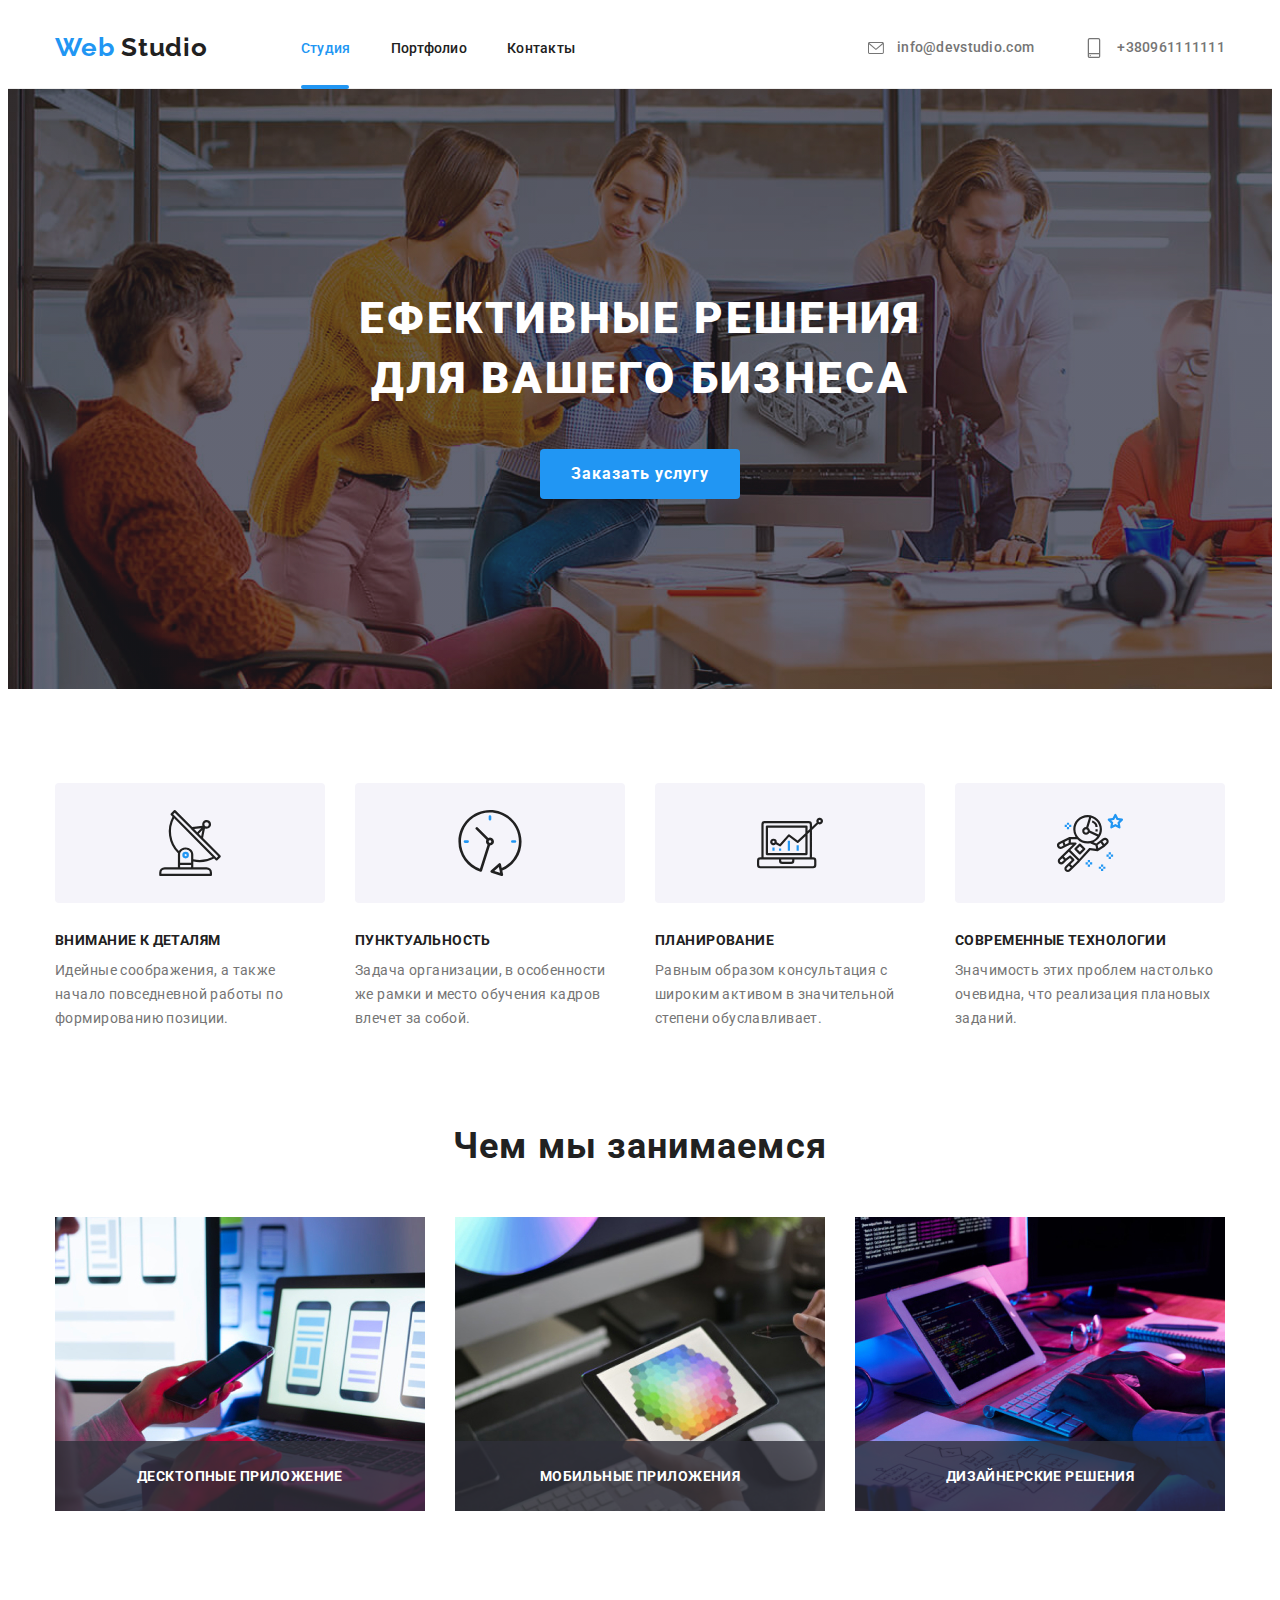
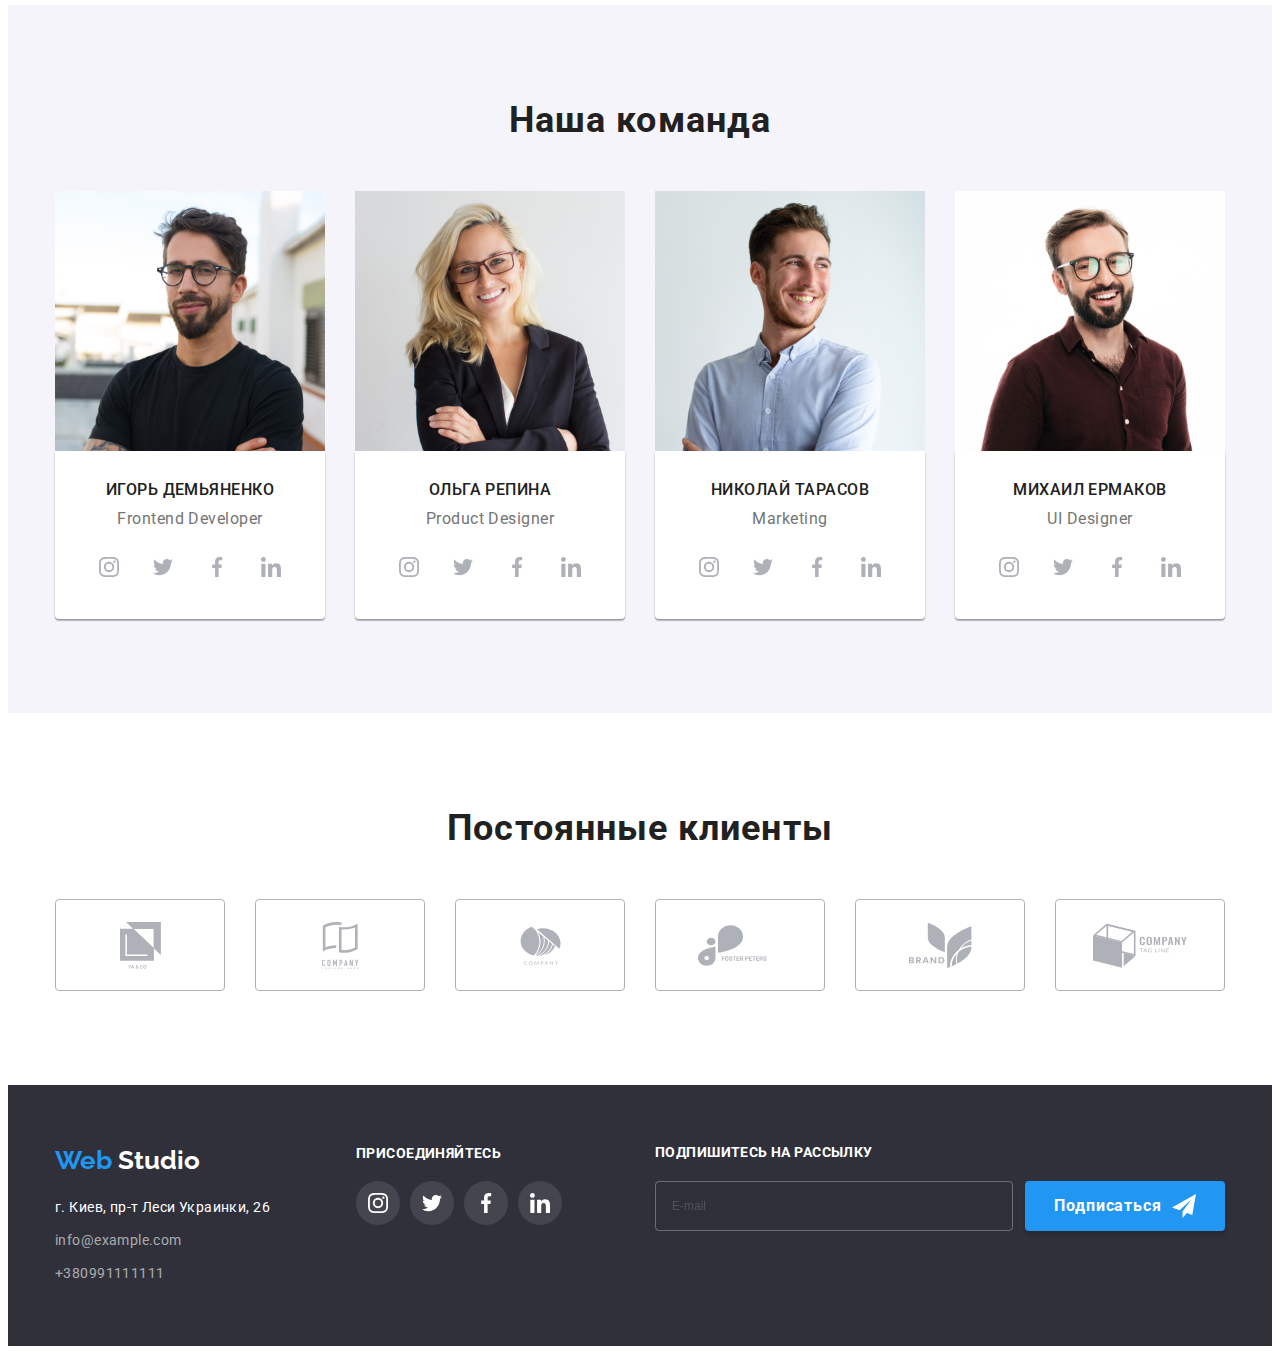
<file: index.html>
<!DOCTYPE html>
<html lang="en">
<head>
    <meta charset="UTF-8">
    <meta http-equiv="X-UA-Compatible" content="IE=edge">
    <meta name="viewport" content="width=device-width, initial-scale=1.0">
    <title>Document</title>
    <link rel="preconnect" href="https://fonts.googleapis.com"> 
    <link rel="preconnect" href="https://fonts.gstatic.com" crossorigin> 
    <link href="https://fonts.googleapis.com/css2?family=Raleway:wght@700&family=Roboto:wght@400;500;700;900&display=swap" rel="stylesheet">
    <link rel="stylesheet" href="https://cdnjs.cloudflare.com/ajax/libs/modern-normalize/1.1.0/modern-normalize.min.css" integrity="sha512-wpPYUAdjBVSE4KJnH1VR1HeZfpl1ub8YT/NKx4PuQ5NmX2tKuGu6U/JRp5y+Y8XG2tV+wKQpNHVUX03MfMFn9Q==" crossorigin="anonymous" referrerpolicy="no-referrer" />
    <link rel="stylesheet" href="./style/style.css">
</head>
<body>
    <header>
        <div class="conteiner first">
            <a href="#" class="logo"> <span class="web"> Web </span> Studio</a>
            <nav>
        <ul class="list-item">
            <li class="item"><a href="./" class="first-nav studio">Студия</a> </li>
            <li class="item"><a href="./portfolio.html" class="first-nav">Портфолио</a> </li>
            <li class="item"><a href="#" class="first-nav">Контакты</a> </li>
        </ul>
        </nav>
        <ul class="list">
            <li class="contact">
                 <a href="mailto:info@devstudio.com" class="first-nav head">
                    <svg class="icon-envelope" height="12px" width="16px">
                        <use href="./image/symbol-defs-3.svg#icon-envelope"></use>   
                    </svg>
                    info@devstudio.com
                </a>
            </li>
            <li class="contact">
                <a href="ctel:+380961111111" class="first-nav head">
                    <svg class="icon-smartphone" height="20px" width="20px">
                        <use href="./image/symbol-defs-3.svg#icon-smartphone"></use>   
                    </svg>
                +380961111111
            </a>
        </li>
        </ul>
    </div>
    </header>
    <main>
         <div class="overlay">
               <section class="hero">
                <h1 class="hero-title">
                    ЕФЕКТИВНЫЕ РЕШЕНИЯ <br> ДЛЯ ВАШЕГО БИЗНЕСА 
                </h1>  
                     <button class="hero-button" data-modal-open>Заказать услугу</button> 
            </section>
        </div>
        <div class="backdrop is-hidden" data-modal>
            <div class="modal">
                <button type="button" class="modal-button" data-modal-close>
                    <svg class="modal-svg" height="11px" width="11px">
                        <use href="./image/symbol-defs33.svg#icon-Vector-4"></use>   
                    </svg>
                </button>
                <form class="modal-form">
                <h2 class="modal-title">Оставьте свои данные, мы вам перезвоним</h2>
                        <label class="label">
                       <span class="label-text"> Имя  </span>
                    <input type="name"  name="username" class="input">
                    <svg width="12px" height="12px" class="modal-icon">
                        <use href="./image/sprite.svg#icon-Vector-7">
                        </use>
                    </svg>
                </label>
              
                    <label class="label">
                       <span class="label-text"> Телефон  </span>
                    <input type="tel" name="tel" class="input">
                    <svg width="13px" height="13px" class="modal-icon">
                        <use href="./image/sprite.svg#icon-Vector-8">
                        </use>
                    </svg>
                </label>

                    <label class="label">
                        <span class="label-text"> Почта  </span>
                    <input type="email" name="email" class="input">
                    <svg width="15px" height="15px" class="modal-icon">
                        <use href="./image/sprite.svg#icon-Vector-9">
                        </use>
                    </svg>
                </label>
             
                    <label class="label">
                        <span class="label-text"> Коментарий  </span>
                    <textarea name="comments" placeholder="Введите текст" class="textarea">
                    </textarea>
                </label>
                <label class="label-checkbox">
                    <input type="checkbox" name="agreement" class="checkbox">
                    <span class="checkbox-icon"></span>
                    Соглашаюсь с рассылкой и принимаю <a href="#" class="checkbox-link"> Условия договора </a>
                </label>

                <button type="submit" class="button-submit">
                Отправить
                </button>
                 
          
            </form>
    
            </div>
        </div>
            <section class="benefits">
        <div class="conteiner">
    <ul class="list-flex">
        <li class="benefits-list">
            <div class="svg-conteiner">
                <svg class="icon-list" height="70px" width="66px">
                    <use href="./image/symbol-defs-3.svg#icon-antenna-1"></use>   
                </svg>
            </div>
     <h3 class="benefits-nav"> 
         Внимание к деталям
        </h3>
    <p class="benefits-text"> 
        Идейные соображения, а также начало повседневной работы по формированию позиции.
    </p> 
        </li>
         <li class="benefits-list">
            <div class="svg-conteiner">
                <svg class="icon-list" height="70px" width="66px">
                    <use href="./image/symbol-defs-3.svg#icon-clock-1"></use>   
                </svg>
            </div>
    <h3 class="benefits-nav"> 
        Пунктуальность 
    </h3> 
    <p class="benefits-text"> 
        Задача организации, в особенности же рамки и место обучения кадров влечет за собой.
    </p>
        </li>
    
    <li class="benefits-list">
        <div class="svg-conteiner">
            <svg class="icon-list" height="70px" width="66px">
                <use href="./image/symbol-defs-3.svg#icon-diagram-1"></use>   
            </svg>
        </div>
        <h3 class="benefits-nav">
        Планирование
    </h3>
    <p class="benefits-text"> 
        Равным образом консультация с широким активом в значительной степени обуславливает.
    </p>
        </li>
    <li class="benefits-list">
        <div class="svg-conteiner">
            <svg class="icon-list" height="70px" width="66px">
                <use href="./image/symbol-defs-3.svg#icon-astronaut-1"></use>   
            </svg>
        </div>
        <h3 class="benefits-nav">
         Современные технологии
        </h3> 
        <p class="benefits-text">
            Значимость этих проблем настолько очевидна, что реализация плановых заданий.
        </p>
        </li> 
    </ul>
    </div>
    </section>
   
<section class="activity">
<div class="conteiner">
    <h2 class="activity-title">
        Чем мы занимаемся
    </h2>
        <ul class="activity-list">
<li class="activity-img">
    <img src="./image/222.jpg" width="370" alt="1" >
    <div class="activity-div"> 
        <p class="activity-text">Десктопные приложение</p>
    </div>
</li>
<li class="activity-img">
    <img src="./image/333.jpg" width="370" alt="2" >
    <div class="activity-div"> 
        <p class="activity-text">Мобильные приложения</p>
    </div>
</li>
<li class="activity-img"> 
    <img src="./image/444.jpg" width="370" alt="3" >
    <div class="activity-div"> 
        <p class="activity-text">Дизайнерские решения</p>
    </div>
</li>
</ul>
</div>
</section>
      
<section class="staff-menu">
<div class="conteiner">
<h2 class="staff">
    Наша команда
</h2>
<ul class="staff-list">
<li class="staff-img">
<img src="./image/666.jpg" width="270" alt="Игорь Демьяненко">
<div class="staff-div">
    <h3 class="staff-nav">
    Игорь Демьяненко
</h3>
<p class="staff-text">
    Frontend Developer
</p>
<ul class="society">
    <li class="society-list">
        <a class="society-item" href="#">
         <svg class="society-icon" width="20px" height="20px">
             <use href="./image/symbol-defs-3.svg#icon-instagram-2">    
             </use>
         </svg>
    </a>
</li>
    <li class="society-list">
        <a class="society-item" href="">
            <svg class="society-icon" width="20px" height="20px">
                <use href="./image/symbol-defs-3.svg#icon-twitter-1">    
                </use>
            </svg>
        </a>
    </li>
    <li class="society-list">
        <a class="society-item" href="">
            <svg class="society-icon" width="20px" height="20px">
                <use href="./image/symbol-defs-3.svg#icon-facebook-1">    
                </use>
            </svg>
        </a>
    </li>
    <li class="society-list">
        <a class="society-item" href="">
            <svg class="society-icon" width="20px" height="20px">
                <use href="./image/symbol-defs-3.svg#icon-linkedin-1">    
                </use>
            </svg>
        </a>
    </li>
</ul>   
</div>
     <li class="staff-img">
<img src="./image/555.jpg" width="270" alt="Ольга Репина">
<div class="staff-div">
<h3 class="staff-nav">
    Ольга Репина
</h3>
<p class="staff-text">
    Product Designer
</p>
<ul class="society">
    <li class="society-list">
        <a class="society-item" href="#">
         <svg class="society-icon" width="20px" height="20px">
             <use href="./image/symbol-defs-3.svg#icon-instagram-2">    
             </use>
         </svg>
    </a>
</li>
    <li class="society-list">
        <a class="society-item" href="">
            <svg class="society-icon" width="20px" height="20px">
                <use href="./image/symbol-defs-3.svg#icon-twitter-1">    
                </use>
            </svg>
        </a>
    </li>
    <li class="society-list">
        <a class="society-item" href="">
            <svg class="society-icon" width="20px" height="20px">
                <use href="./image/symbol-defs-3.svg#icon-facebook-1">    
                </use>
            </svg>
        </a>
    </li>
    <li class="society-list">
        <a class="society-item" href="">
            <svg class="society-icon" width="20px" height="20px">
                <use href="./image/symbol-defs-3.svg#icon-linkedin-1">    
                </use>
            </svg>
        </a>
    </li>
</ul>   
</div>
</li>
<li class="staff-img">
<img src="./image/777.jpg" width="270" alt="Николай Тарасов">
<div class="staff-div">
<h3 class="staff-nav">
    Николай Тарасов
</h3>
<p class="staff-text">
    Marketing
</p>
<ul class="society">
    <li class="society-list">
        <a class="society-item" href="#">
         <svg class="society-icon" width="20px" height="20px">
             <use href="./image/symbol-defs-3.svg#icon-instagram-2">    
             </use>
         </svg>
    </a>
</li>
    <li class="society-list">
        <a class="society-item" href="">
            <svg class="society-icon" width="20px" height="20px">
                <use href="./image/symbol-defs-3.svg#icon-twitter-1">    
                </use>
            </svg>
        </a>
    </li>
    <li class="society-list">
        <a class="society-item" href="">
            <svg class="society-icon" width="20px" height="20px">
                <use href="./image/symbol-defs-3.svg#icon-facebook-1">    
                </use>
            </svg>
        </a>
    </li>
    <li class="society-list">
        <a class="society-item" href="">
            <svg class="society-icon" width="20px" height="20px">
                <use href="./image/symbol-defs-3.svg#icon-linkedin-1">    
                </use>
            </svg>
        </a>
    </li>
</ul>   
</div>

</li>
<li class="staff-img">
<img src="./image/888.jpg" width="270" alt="Михаил Ермаков">
<div class="staff-div">
<h3 class="staff-nav">
    Михаил Ермаков
</h3>
<p class="staff-text">
    UI Designer
</p>
<ul class="society">
    <li class="society-list">
        <a class="society-item" href="#">
         <svg class="society-icon" width="20px" height="20px">
             <use href="./image/symbol-defs-3.svg#icon-instagram-2">    
             </use>
         </svg>
    </a>
</li>
    <li class="society-list">
        <a class="society-item" href="#">
            <svg class="society-icon" width="20px" height="20px">
                <use href="./image/symbol-defs-3.svg#icon-twitter-1">    
                </use>
            </svg>
        </a>
    </li>
    <li class="society-list">
        <a class="society-item" href="#">
            <svg class="society-icon" width="20px" height="20px">
                <use href="./image/symbol-defs-3.svg#icon-facebook-1">    
                </use>
            </svg>
        </a>
    </li>
    <li class="society-list">
        <a class="society-item" href="#">
            <svg class="society-icon" width="20px" height="20px">
                <use href="./image/symbol-defs-3.svg#icon-linkedin-1">    
                </use>
            </svg>
        </a>
    </li>
</ul>   
</div>
</li>
</ul>
</div>
</section>

<section class="benefits">
    <div class="conteiner">
    <h2 class="activity-title">Постоянные клиенты</h2>
    <ul class="list-flex">
        <li class="svg-list">
            <a href="#" class="svg-second">
            <svg class="icon-list" height="47px" width="41px">
                <use href="./image/symbol-defs-3.svg#icon-Union"></use>   
            </svg>
        </a>
    </li>
        <li class="svg-list">
            <a href="#" class="svg-second">
            <svg class="icon-list" height="47px" width="41px">
                <use href="./image/symbol-defs-3.svg#icon-group"></use>   
            </svg>
            
        </a>
    </li>
        <li class="svg-list">
            <a href="#" class="svg-second">
            <svg class="icon-list" height="47px" width="41px">
                <use href="./image/symbol-defs-3.svg#icon-Object"></use>   
            </svg>
        </a>
    </li>
        <li class="svg-list">
            <a href="#" class="svg-second">
            <svg class="icon-list" height="47px" width="85px">
                <use href="./image/symbol-defs-3.svg#icon-group-2"></use>   
            </svg>
            
        </a>
    </li>
        <li class="svg-list">
            <a href="#" class="svg-second">
            <svg class="icon-list" height="47px" width="63px">
                <use href="./image/symbol-defs-3.svg#icon-group-3"></use>   
            </svg>
            
        </a>
    </li>
        <li class="svg-list">
            <a href="#" class="svg-second"> 
            <svg class="icon-list" height="47px" width="94px">
                <use href="./image/symbol-defs-3.svg#icon-Object-2"></use>   
            </svg>
        </a>
    </li>
    </ul>
</div>
</section>
    </main>
    <footer class="foot">
        <div class="conteiner-foot">
            <div class="address-list">
        <a href="" class="logo-second"> <span class="web"> Web </span> Studio</a>     
    <address>
        <p class="address"> г. Киев, пр-т Леси Украинки, 26 </p>
        <ul>
        <li class="foot-li"><a href="mailto:info@example.com" class="mail">info@example.com </a> </li>
        <li class="foot-li"><a href="tel:+380991111111" class="tel">+380991111111 </a> </li>
        </ul>
    </address>
</div>
<div class="foot-svg">
    <p class="come">присоединяйтесь</p>
        <ul class="society-foot">
            <li class="society-list">
                <a class="society-item footer" href="#">
                 <svg class="society-icon white" width="20px" height="20px">
                     <use href="./image/symbol-defs-3.svg#icon-instagram-2">    
                     </use>
                 </svg>
            </a>
        </li>
            <li class="society-list">
                <a class="society-item footer" href="#">
                    <svg class="society-icon white" width="20px" height="20px">
                        <use href="./image/symbol-defs-3.svg#icon-twitter-1">    
                        </use>
                    </svg>
                </a>
            </li>
            <li class="society-list">
                <a class="society-item footer" href="#">
                    <svg class="society-icon white" width="20px" height="20px">
                        <use href="./image/symbol-defs-3.svg#icon-facebook-1">    
                        </use>
                    </svg>
                </a>
            </li>
            <li class="society-list">
                <a class="society-item footer" href="#">
                    <svg class="society-icon white" width="20px" height="20px">
                        <use href="./image/symbol-defs-3.svg#icon-linkedin-1">    
                        </use>
                    </svg>
                </a>
            </li>
        </ul>  
</div> 
    <div class="foot-div">
    <p class="text-input">подпишитесь на рассылку</p> 

    <form class="foot-form"> 
    <label> 
        <input type="email" class="foot-input" placeholder="E-mail">
    </label>
    <button type="submit" class="foot-submit">
        Подписаться
    </button>
</form>
</div>
</div>
</footer>
<script src="./js/modal.js"></script>
</body>
   
       

</html>
</file>
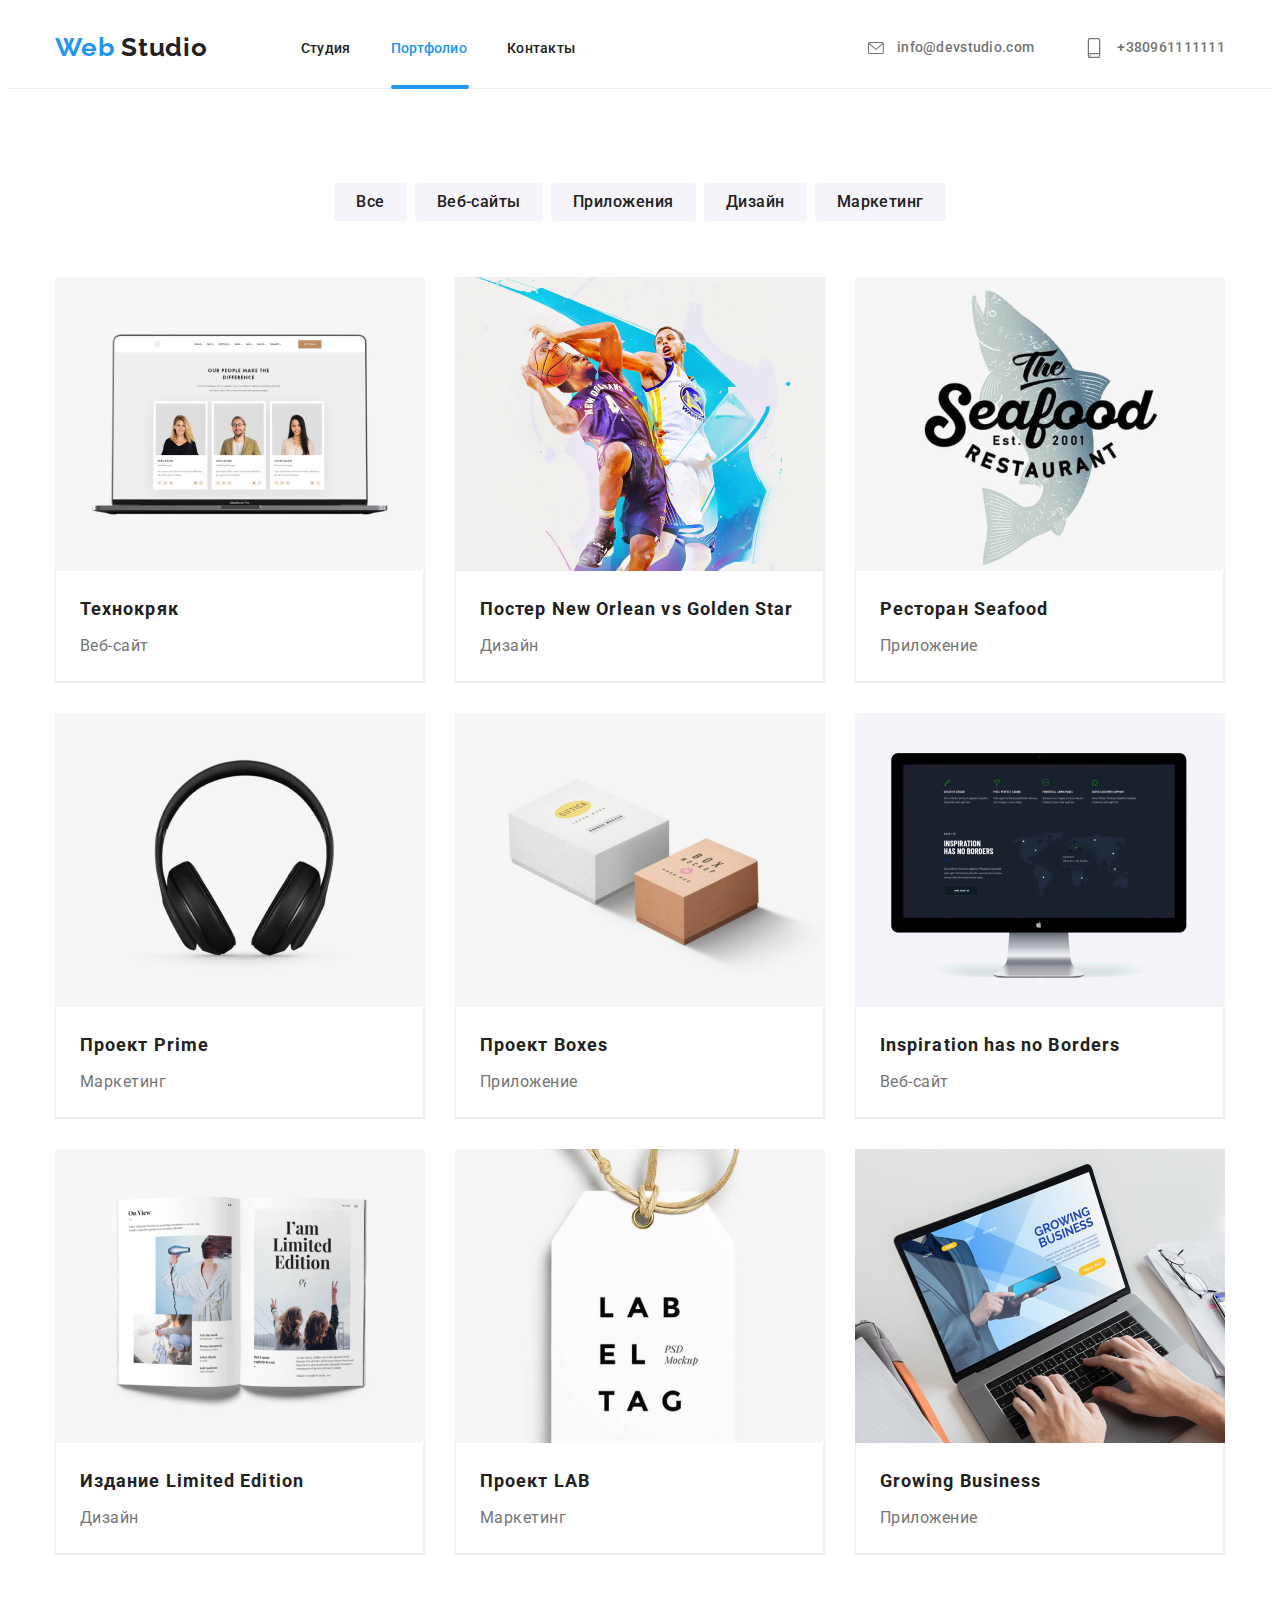
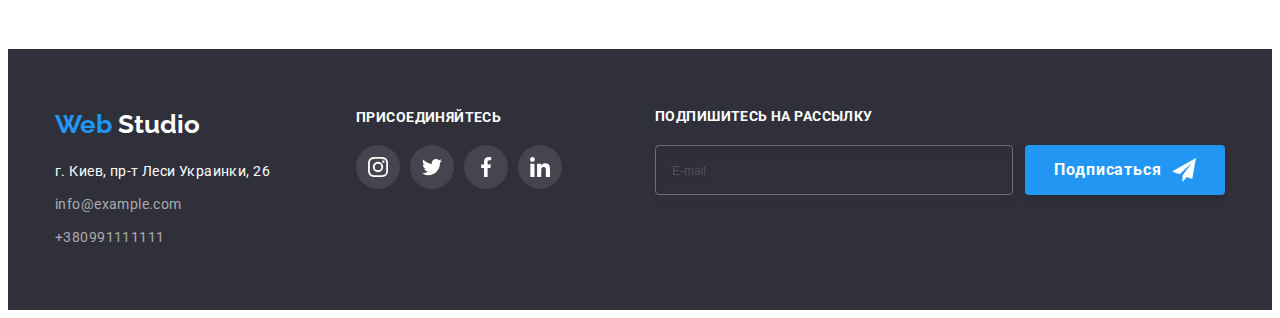
<file: portfolio.html>
<!DOCTYPE html>
<html lang="en">
<head>
    <meta charset="UTF-8">
    <meta http-equiv="X-UA-Compatible" content="IE=edge">
    <meta name="viewport" content="width=device-width, initial-scale=1.0">
    <title>Document</title>
    <link rel="preconnect" href="https://fonts.googleapis.com"> 
    <link rel="preconnect" href="https://fonts.gstatic.com" crossorigin> 
    <link href="https://fonts.googleapis.com/css2?family=Raleway:wght@700&family=Roboto:wght@400;500;700;900&display=swap" rel="stylesheet">
    <link rel="stylesheet" href="https://cdnjs.cloudflare.com/ajax/libs/modern-normalize/1.1.0/modern-normalize.min.css" integrity="sha512-wpPYUAdjBVSE4KJnH1VR1HeZfpl1ub8YT/NKx4PuQ5NmX2tKuGu6U/JRp5y+Y8XG2tV+wKQpNHVUX03MfMFn9Q==" crossorigin="anonymous" referrerpolicy="no-referrer" />
    <link rel="stylesheet" href="./style/style.css">
</head>
<body>
    <header>
    <div class="conteiner first">       
            <a href="#" class="logo"> <span class="web"> Web </span> Studio</a>
        <nav>
           <ul class="list-item">
            <li class="item"><a href="./" class="first-nav">Студия</a> </li>
            <li class="item"><a href="" class="first-nav active">Портфолио</a> </li>
            <li class="item"><a href="" class="first-nav">Контакты</a> </li>
        </ul>
            
        </nav>
        <ul class="list">
            <li class="contact"><a href="mailto:info@devstudio.com" class="first-nav head">
                <svg class="icon-envelope" height="12px" width="16px">
                    <use href="./image/symbol-defs-3.svg#icon-envelope"></use>   
                </svg>
                info@devstudio.com
            </a>
        </li>
            <li class="contact"><a href="tel:+380961111111" class="first-nav head">
                <svg class="icon-smartphone" height="20px" width="20px">
                    <use href="./image/symbol-defs-3.svg#icon-smartphone"></use>   
                </svg>
                +380961111111
            </a>
        </li>
        </ul>
        </div>
    </header>
    <main>
             
            <section class="examples">
                <div class="conteiner">
                <ul class="list-button">
                    <li class="button-li"><button class="button">Все</button></li>
                    <li class="button-li"><button class="button">Веб-сайты</button></li>
                    <li class="button-li"><button class="button">Приложения</button></li>
                    <li class="button-li"><button class="button">Дизайн</button></li>
                    <li class="button-li"><button class="button">Маркетинг</button></li>
                </ul>
                <ul class="example-service">
                    <li class="example-img">
                        <a class="last-menu" href="#">
                            <div class="animation-box">
                                <img src="./image/img-13.jpg" alt="computer" width="370">
                            
                                <div class="animation">
                                    <p class="animation-text">Ресурс предлагает комплексные предложения с разным уровнем функционала и сервисов. Все это позволит посетителю получить исчерпывающие сведения о компании или частном лице.
                                </p>
                            </div>
                        </div>
                        <div class="menu-border">
                        <h2 class="menu">Технокряк</h2>
                        <p class="menu-nav">Веб-сайт</p>
                </div> 
                    </a>
                    </li>
                    <li class="example-img">
                        <a class="last-menu" href="#">
                           <div class="animation-box">
                            <img src="./image/img-14.jpg" alt="nba" width="370">
                            <div class="animation">
                                <p class="animation-text">Ресурс предлагает комплексные предложения с разным уровнем функционала и сервисов. Все это позволит посетителю получить исчерпывающие сведения о компании или частном лице.
                            </p>
                        </div>
                    </div>
                        <div class="menu-border">
                        <h2 class="menu">Постер New Orlean vs Golden Star</h2>
                        <p class="menu-nav">Дизайн</p>
                </div>
                    </a>
                    </li>
                    <li class="example-img">
                        <a class="last-menu" href="#">
                        <div class="animation-box">
                            <img src="./image/img-15.jpg" alt="seafood" width="370">
                            <div class="animation">
                                <p class="animation-text">Ресурс предлагает комплексные предложения с разным уровнем функционала и сервисов. Все это позволит посетителю получить исчерпывающие сведения о компании или частном лице.
                            </p>
                        </div>
                    </div>
                        <div class="menu-border">
                        <h2 class="menu">Ресторан Seafood</h2>
                        <p class="menu-nav">Приложение</p>
                </div>
                    </a>
                    </li>
                    <li class="example-img">
                        <a class="last-menu" href="#">
                            <div class="animation-box">
                                <img src="./image/img-16.jpg" alt="headphones" width="370">
                                <div class="animation">
                                    <p class="animation-text">Ресурс предлагает комплексные предложения с разным уровнем функционала и сервисов. Все это позволит посетителю получить исчерпывающие сведения о компании или частном лице.
                                </p>
                            </div>
                        </div>
                        <div class="menu-border">
                        <h2 class="menu">Проект Prime</h2>
                        <p class="menu-nav">Маркетинг</p>
                </div> 
                    </a>
                    </li>
                    <li class="example-img">
                        <a class="last-menu" href="#">
                            <div class="animation-box">
                                <img src="./image/img-17.jpg" alt="boxes" width="370">
                                <div class="animation">
                                    <p class="animation-text">Ресурс предлагает комплексные предложения с разным уровнем функционала и сервисов. Все это позволит посетителю получить исчерпывающие сведения о компании или частном лице.
                                </p>
                            </div>
                        </div>
                        <div class="menu-border">
                        <h2 class="menu">Проект Boxes</h2>
                        <p class="menu-nav">Приложение</p>
                </div> 
                    </a>
                    </li>
                    <li class="example-img">
                        <a class="last-menu" href="#">
                            <div class="animation-box">
                                <img src="./image/img-18.jpg" alt="monitor" width="370">
                                <div class="animation">
                                    <p class="animation-text">Ресурс предлагает комплексные предложения с разным уровнем функционала и сервисов. Все это позволит посетителю получить исчерпывающие сведения о компании или частном лице.
                                </p>
                            </div>
                        </div>
                        <div class="menu-border">
                        <h2 class="menu">Inspiration has no Borders</h2>
                        <p class="menu-nav">Веб-сайт</p>
                </div>
                    </a>
                    </li>
                    <li class="example-img">
                        <a class="last-menu" href="#">
                            <div class="animation-box">
                                <img src="./image/img-19.jpg" alt="limited" width="370">
                                <div class="animation">
                                    <p class="animation-text">Ресурс предлагает комплексные предложения с разным уровнем функционала и сервисов. Все это позволит посетителю получить исчерпывающие сведения о компании или частном лице.
                                </p>
                            </div>
                        </div>
                        <div class="menu-border">
                        <h2 class="menu">Издание Limited Edition</h2>
                        <p class="menu-nav">Дизайн</p>
                </div>
                    </a>
                    </li>
                    <li class="example-img">
                        <a class="last-menu" href="#">
                            <div class="animation-box">
                                <img src="./image/img-20.jpg" alt="lab" width="370">
                                <div class="animation">
                                    <p class="animation-text">Ресурс предлагает комплексные предложения с разным уровнем функционала и сервисов. Все это позволит посетителю получить исчерпывающие сведения о компании или частном лице.
                                </p>
                            </div>
                        </div>
                        <div class="menu-border">
                        <h2 class="menu">Проект LAB</h2>
                        <p class="menu-nav">Маркетинг</p>
                </div>
                    </a>
                    </li>
                    <li class="example-img">
                        <a class="last-menu" href="#">
                            <div class="animation-box">
                                <img src="./image/img-21.jpg" alt="notebook" width="370">
                                <div class="animation">
                                    <p class="animation-text">Ресурс предлагает комплексные предложения с разным уровнем функционала и сервисов. Все это позволит посетителю получить исчерпывающие сведения о компании или частном лице.
                                </p>
                            </div>
                        </div>
                        <div class="menu-border">
                        <h2 class="menu">Growing Business</h2>
                        <p class="menu-nav">Приложение</p>
                </div>
                    </a>
                    </li>
                </ul>
            </div>
            </section>
            
    </main>
    <footer class="foot">
        <div class="conteiner-foot">
            <div class="address-list">
        <a href="" class="logo-second"> <span class="web"> Web </span> Studio</a>     
    <address>
        <p class="address"> г. Киев, пр-т Леси Украинки, 26 </p>
        <ul>
        <li class="foot-li"><a href="mailto:info@example.com" class="mail">info@example.com </a> </li>
        <li class="foot-li"><a href="tel:+380991111111" class="tel">+380991111111 </a> </li>
        </ul>
    </address>
</div>
<div class="foot-svg">
    <p class="come">присоединяйтесь</p>
        <ul class="society-foot">
            <li class="society-list">
                <a class="society-item footer" href="#">
                 <svg class="society-icon white" width="20px" height="20px">
                     <use href="./image/symbol-defs-3.svg#icon-instagram-2">    
                     </use>
                 </svg>
            </a>
        </li>
            <li class="society-list">
                <a class="society-item footer" href="#">
                    <svg class="society-icon white" width="20px" height="20px">
                        <use href="./image/symbol-defs-3.svg#icon-twitter-1">    
                        </use>
                    </svg>
                </a>
            </li>
            <li class="society-list">
                <a class="society-item footer" href="#">
                    <svg class="society-icon white" width="20px" height="20px">
                        <use href="./image/symbol-defs-3.svg#icon-facebook-1">    
                        </use>
                    </svg>
                </a>
            </li>
            <li class="society-list">
                <a class="society-item footer" href="#">
                    <svg class="society-icon white" width="20px" height="20px">
                        <use href="./image/symbol-defs-3.svg#icon-linkedin-1">    
                        </use>
                    </svg>
                </a>
            </li>
        </ul>  
</div> 
<div class="foot-div">
    <p class="text-input">подпишитесь на рассылку</p> 

    <form class="foot-form"> 
    <label> 
        <input type="email" class="foot-input" placeholder="E-mail">
    </label>
    <button type="submit" class="foot-submit">
        Подписаться
    </button>
</form>
</div>

    </footer>
        
    </body>
   
       

</html>
</file>
<file: style/style.css>
html {
    box-sizing: border-box;
}

*,
* ::before,
* ::after {
    box-sizing: inherit;
}
h1,
h2,
h3,
p {
    margin: 0;
}
.conteiner {
    width: 1200px;
    padding-left: 15px;
    padding-right: 15px;
    margin-right: auto;
    margin-left: auto;
    /* outline: 2px solid tomato;  */


} 
header {
    border-bottom: 1px solid #EEEEEE;
}
.first {
    display: flex;
    align-items: center;
    padding-top: 24px;
    padding-bottom: 25px;
}  
.list {
    display: flex;
    margin-left: auto;

}
.list .contact { 
    margin-right: 50px;
}
.list .contact:last-child{
    margin-left: 0;
}
.list-item {
    display: flex;
}
.list-item .item{
    margin-right: 40px;
}
.list-item .item:last-child{
    margin-right: 0;
}

body {
    color: #212121;
    font-family: 'Roboto';
}
ul {
    list-style: none;
    margin-top: 0;
    margin-bottom: 0;
    margin-left: 0;
    padding-inline-start: 0px;
}
h3 {
    font-weight: 700;
    font-size: 14px;
    line-height: 16px;
    letter-spacing: 0.03em;
    text-transform: uppercase;
}

.web {
    color: #2196F3
}

.logo {
    
    font-family: 'Raleway';
    font-weight: 700;
    font-size: 26px;
    line-height: 1.2;
    text-decoration: none;
    color: #212121;
    letter-spacing: 0.03em;

    margin-right: 93px;
    transition:  color 250ms cubic-bezier(0.4, 0, 0.2, 1);

}
.logo:hover , 
.logo:focus {
    color: #2196F3
}
.first-nav {

    font-weight: 500;
    font-size: 14px;
    line-height: 1.15;
    text-decoration: none;
    color: #212121;
    background-color: #FFFFFF;
    letter-spacing: 0.02em;

    transition: color 250ms cubic-bezier(0.4, 0, 0.2, 1);
}
.first-nav:hover , 
.first-nav:focus {
    color: #2196F3
}
.active {
    color: #2196F3;
    position: relative;
}
.studio {
    color: #2196F3;
    position: relative;
}
.head {
    color: #757575;
}

.hero {
    
    color: #FFFFFF;
    padding-top: 200px;
    padding-bottom: 210px;
}
.overlay {
    height: 600px;
    max-width: 1600px;
    margin-left: auto;
    margin-right: auto;
    background-image: linear-gradient(
        to top,
        rgba(47, 48, 58, 0.4),
        rgba(47, 48, 58, 0.4)),
        url(../image/background.jpg);
}
.studio::after {
    content: "";
    display: block;

    position: absolute;
    bottom: -33px;


    width: 48px;
    height: 4px;
    background-color: #2196F3;
    border-radius: 4px;
    
}
.active::after {
    content: "";
    display: block;

    position: absolute;
    bottom: -33px;


    width: 78px;
    height: 4px;
    background-color: #2196F3;
    border-radius: 4px;

}
.hero-title {
    font-weight: 900;
    font-size: 44px;
    line-height: 1.36;
    text-align: center;
    letter-spacing: 0.06em;
    text-transform: uppercase;
    margin-top: 0;
    margin-bottom: 40px;
    
}
.hero-button {  
    font-family: inherit;
    font-weight: 700;
    font-size: 16px;
    line-height: 30px;
    text-align: center;
    letter-spacing: 0.06em;
    margin-top: 30px;
    background-color: #2196F3;
    color: #FFFFFF;
    border: transparent;
    border-radius: 4px;
    min-width: 200px;
    height: 50px;
    margin-left:auto;
    margin-right:auto;
    display: block;

    cursor: pointer;
}

.list-flex {
    display: flex;
    justify-content:space-between; 
}
.icon-envelope {
    fill: currentColor;
    vertical-align: middle;
    margin-right: 10px;
    
}
.icon-smartphone {
    fill: currentColor;
    vertical-align: middle;
    margin-right: 10px;
}
.svg-conteiner{
    height: 120px;
    width: 270px;
    background-color: #F5F4FA;
    border-radius: 4px;
    /* padding-top: 25px; */
    text-align: center;
    margin-bottom: 30px;

    display: flex;
    justify-content: center;
    align-items: center;
    
}
.svg-second {
    display: flex;
    justify-content: center;
    align-items: center;
    height: 92px;
    width: 170px;
    border: 1px solid #AFB1B8;
    border-radius: 4px;
     
    transition: border 250ms cubic-bezier(0.4, 0, 0.2, 1);
}
.svg-second:hover {
    border: 1px solid #2196F3; 
}
.svg-second:hover .icon-list {
    fill: #2196F3;
    
}

.svg-second:focus {
    border: 1px solid #2196F3; 
}
.svg-second:focus .icon-list {
    fill: #2196F3;
    
}
.icon-list {
    fill: #AFB1B8;

    transition: fill 250ms cubic-bezier(0.4, 0, 0.2, 1);
}
.benefits {
    background-color: #FFFFFF;
    padding-top: 94px;
    padding-bottom: 94px;
}
.benefits-nav {
    margin: 0;
    font-weight: 700;
    font-size: 14px;
    line-height: 1.14;
    letter-spacing: 0.03em;
    text-transform: uppercase;
    color: #212121; 

}

.benefits-list {
    margin-right: 30px;
    width:270px;
    /* border: 2px solid black; */

    display: block;
}

.benefits-list:last-child {
margin-right: 0;
}
.svg-list {
    margin-right: 30px;
    width:170px;
    height: 92px;
    /* border: 2px solid black; */
}

.svg-list:last-child {
margin-right: 0;
}
.benefits-text {
    font-weight: 400;
    font-size: 14px;
    line-height: 1.71;
    letter-spacing: 0.03em;
    color: #757575;
    margin-top: 10px;
}


.activity {
    background-color: #FFFFFF;
    padding-bottom: 94px;
}

.activity-title { 
    font-weight: 700;
    font-size: 36px;
    line-height: 1.17;
    text-align: center;
    letter-spacing: 0.03em;
    margin: 0;
    margin-bottom: 50px;
}
.activity-list {
    display: flex;
    margin-left: 0;
    
        
}
.activity-img {
    position: relative;
    margin-right: 30px;
    padding-left: 0px;
    
}
.activity-img:last-child {
    margin-right:0 ;
}
.activity-div {
    position: absolute;
    bottom: 0;

    width: 370px;
    height: 70px;
    background-color: rgba(47, 48, 58, 0.8);

    display: flex;
    justify-content: center;
    align-items: center;

   
}
.activity-text {
font-weight: 700;
font-size: 14px;
line-height: 1.15;
text-align: center;
letter-spacing: 0.03em;
text-transform: uppercase;
color: #FFFFFF;
}
.staff {
    font-weight: 700;
    font-size: 36px;
    line-height: 1.17;
    text-align: center;
    letter-spacing: 0.03em;
    margin: 0;
    margin-bottom: 50px;
    color: #212121;
}
.staff-menu {
    background-color: #F5F4FA;
    padding-top: 94px;
    padding-bottom: 94px;
}
.staff-nav {
    font-weight: 500;
    font-size: 16px;
    line-height: 1.18;
    text-align: center;
    letter-spacing: 0.03em;
    color: #212121;

}
.staff-div {
    padding-top: 30px;
    padding-bottom: 30px;

    background: #FFFFFF;
    box-shadow: 0px 1px 3px rgba(0, 0, 0, 0.12), 0px 1px 1px rgba(0, 0, 0, 0.14), 0px 2px 1px rgba(0, 0, 0, 0.2);
    border-radius: 0px 0px 4px 4px;
}
.staff-list {
    display: flex;
}
.staff-img {
    margin-right: 30px;

}
.staff-img:last-child {
    margin-right: 0;
}
.staff-text {
    color: #757575;
    font-weight: 400;
    font-size: 16px;
    line-height: 1.18;
    text-align: center;
    letter-spacing: 0.03em;
    margin-top: 10px;
}
.society {
    margin-top: 16px;
    display: flex;
    justify-content: center;
}
.society-list {
    width: 44px;   
}
.society-list:not(:last-child) {
    margin-right: 10px ;
}

.society-item {
    width: 44px;
    height: 44px;
    
    display: flex;
    justify-content: center;
    align-items: center;
    border-radius: 50%;

    transition: background-color 250ms cubic-bezier(0.4, 0, 0.2, 1);
    
}
.society-item:hover {
    background-color: #2196F3;
}
.society-item:hover .society-icon {
    fill: #FFFFFF;
}
.society-item:focus {
    background-color: #2196F3;
}
.society-item:focus .society-icon {
    fill: #FFFFFF;
}
.society-icon {
    display: flex;
    fill: #AFB1B8;

    transition: fill 250ms cubic-bezier(0.4, 0, 0.2, 1);
}
.society-foot {
    display: flex;
}
.white {
    fill: #FFFFFF;
}
.foot {
    background-color: #2F303A;
    color: #FFFFFF;
    padding-top: 60px;
    padding-bottom: 60px;
    display: flex;
    justify-content: flex-start;
}
.conteiner-foot {
    width: 1200px;
    padding-left: 15px;
    padding-right: 15px;
    margin-right: auto;
    margin-left: auto;
    display: flex;
    justify-content: flex-start;
}

.foot-li:not(:last-child) {
    margin-bottom: 9px;
}
.address-list {
    width: 240px;
    margin-right: 70px;
}
.foot-svg {
    display: block;
}
.society-foot {
    display: flex;
    justify-content: space-between;

}
.come {
    margin-bottom: 20px;

    font-weight: 700;
    font-size: 14px;
    line-height: 1.15;
    letter-spacing: 0.03em;
    text-transform: uppercase;

    color: #FFFFFF;

}
.footer {
    background: rgba(255, 255, 255, 0.1);
}
.logo-second {
    font-family: 'Raleway';
    font-weight: 700;
    font-size: 26px;
    line-height: 1.2;
    text-decoration: none;
    color: #FFFFFF;

    display: inline-block;
    margin-bottom: 20px;

    transition: color 250ms cubic-bezier(0.4, 0, 0.2, 1);
}
.logo-second:hover,
.logo-second:focus {
    
    color: #2196F3
}
.address {
    font-style: normal;
    font-weight: 400;
    font-size: 14px;
    line-height: 1.7;
    letter-spacing: 0.03em;

    margin-bottom: 9px;

}
.mail {
    color: rgba(255, 255, 255, 0.6);
    font-style: normal;
    font-weight: 400;
    font-size: 14px;
    line-height: 1.7;
    letter-spacing: 0.03em;
    text-decoration: none;
}
.tel {
   color: rgba(255, 255, 255, 0.6);
   font-style: normal;
   font-weight: 400;
   font-size: 14px;
   line-height: 1.7;
   letter-spacing: 0.03em;
   text-decoration: none;
}

.button { 
    font-family: inherit;
    border-radius: 4px;
    transition:background-color 250ms cubic-bezier(0.4, 0, 0.2, 1),
    color 250ms cubic-bezier(0.4, 0, 0.2, 1),
    box-shadow 250ms cubic-bezier(0.4, 0, 0.2, 1);
}

            
/* .button-first:focus,
.button-first:hover {
    text-decoration: underline;
    background-color: #2196F3;
    color: #FFFFFF ;
    text-decoration: none;
} */

.button:focus,
.button:hover {
    text-decoration: underline;
    background-color: #2196F3;
    color: #FFFFFF ;
    text-decoration: none;
    box-shadow: 0px 3px 1px rgba(0, 0, 0, 0.1), 0px 1px 2px rgba(0, 0, 0, 0.08), 0px 2px 2px rgba(0, 0, 0, 0.12);

}
.menu {
    font-weight: 700;
    font-size: 18px;
    line-height: 2;
    letter-spacing: 0.06em;

    color: #212121;
    margin-bottom: 4px;
}
.menu-nav{
    font-weight: 400;
    font-size: 16px;
    line-height: 1.88;
    letter-spacing: 0.03em;

    color: #757575;
}
.button {
    font-family: inherit;
    font-weight: 500;
    font-size: 16px;
    line-height: 1.62;
    text-align: center;
    letter-spacing: 0.03em;
    background: #F5F4FA;
    color: #212121;
    
    /* width: 128px; */
    border: transparent;
    border-radius: 4px;
    padding-top: 6px;
    padding-bottom: 6px;
    padding-left: 22px;
    padding-right: 22px;
}
.button-li {
    display: inline-block;
    
}
.button-li:not(:last-child) {
    margin-right: 8px;

}
.examples {
    padding-top: 94px;
    padding-bottom: 94px;
}
.list-button {
    display: flex;
    justify-content: center;
    margin-bottom: 56px;
}
.example-service {
    display: flex;
    flex-wrap: wrap;
    margin-top: -30px;
    margin-left: -30px;
}
.example-img {
    flex-basis: calc(100% / 3 - 30px);
    margin-left: 30px;
    margin-top: 30px;
    
}
.last-menu{
    display: block;
    text-decoration: none;
    transition: box-shadow 250ms cubic-bezier(0.4, 0, 0.2, 1);
}
.last-menu:hover ,
.last-menu:focus {
    box-shadow: 0px 1px 1px rgba(0, 0, 0, 0.12), 0px 4px 4px rgba(0, 0, 0, 0.06), 1px 4px 6px rgba(0, 0, 0, 0.16)
}
.menu-border {
    border-left: 1px solid #EEEEEE;
    border-right: 2px solid #EEEEEE;
    border-bottom: 2px solid #EEEEEE;

    padding-top: 20px;
    padding-bottom: 20px;
    padding-left: 24px;
    padding-right: 24px;
}


.contact:last-child {
    margin-right: 0;
}

img {
    display: block;
    max-width: 100%;   
}
.animation {
    position: absolute;
    
    display: flex;
    align-items: center;
    background-color: rgba(33, 150, 243, 0.9);
    top: 0;
    width: 100%;
    height: 100%;
    padding-left: 24px;
    padding-right: 24px;

    transform: translateY(100%);
    transition: transform 250ms cubic-bezier(0.4, 0, 0.2, 1);
}
.last-menu:hover .animation {
    transform: translateY(0);
}
.last-menu:focus .animation {
    transform: translateY(0);
}
.animation-text {
    
    font-weight: 400;
    font-size: 18px;
    line-height: 1.56;
    letter-spacing: 0.03em;
    
    color: #FFFFFF;
}
.animation-box {
    position: relative;
    overflow: hidden;
}

.backdrop {
    top: 0;
    left: 0;
    position: fixed;
    width: 100%;
    height: 100%;
    background-color:rgba(0, 0, 0, 0.2);

    z-index: 2;
    opacity: 1;
    transition: opacity 250ms cubic-bezier(0.4, 0, 0.2, 1), visibility 250ms cubic-bezier(0.4, 0, 0.2, 1);
}
.is-hidden {
    opacity: 0;
    pointer-events: none;
    visibility: hidden;
}
.modal {
   position: absolute;
   display: flex;
   flex-direction: column;

   top: 50%;
   left: 50%;
   transform: translate(-50%, -50%);
   width: 528px;
   height: 581px;
   background-color: #FFFFFF;
   padding: 40px;

   box-shadow: 0px 1px 3px rgba(0, 0, 0, 0.12), 0px 1px 1px rgba(0, 0, 0, 0.14), 0px 2px 1px rgba(0, 0, 0, 0.2);
   border-radius: 4px;  
}
.modal-button {
    position: absolute;
    top: 8px;
    right: 8px;
   
    background-color: #FFFFFF;

    border: 1px solid rgba(0, 0, 0, 0.1);
    width: 30px;
    height: 30px;
    border-radius: 50%;

    cursor: pointer;
    transition: color 250ms cubic-bezier(0.4, 0, 0.2, 1),
                fill 250ms cubic-bezier(0.4, 0, 0.2, 1);
}
.modal-svg {
    fill: #000000;
}
.modal-button:hover {
  color: #2196F3;
}
.modal-button:hover .modal-svg {
    fill: #2196F3;
} 
.modal-button:focus {
    color: #2196F3;
  }
  .modal-button:focus .modal-svg {
      fill: #2196F3;
  } 
.modal-form {
    display: flex;
    flex-direction: column;

}
.modal-title {
    font-weight: 700;
    font-size: 20px;
    line-height: 1.15;
    text-align: center;
    letter-spacing: 0.03em;
    margin-top: 0;
    margin-bottom: 12px;
    color: #212121
}
.label {
    position: relative;
    display: block;
    margin-bottom: 10px;
}
.label-text {
    font-weight: 400;
    font-size: 12px;
    line-height: 1.16;
    letter-spacing: 0.01em;
    color: #757575;
}

.input { 
    width: 100%;
    border: 1px solid rgba(33, 33, 33, 0.2);
    border-radius: 4px;
    
    padding-left: 45px;
    height: 41px;
    transition: border-color 250ms cubic-bezier(0.4, 0, 0.2, 1),
                fill 250ms cubic-bezier(0.4, 0, 0.2, 1);
}
.textarea {
    border: 1px solid rgba(33, 33, 33, 0.2);;
    border-radius: 4px;
    resize: none;
    padding: 12px;
    

    width: 448px;
    height: 120px;
    transition: border-color 250ms cubic-bezier(0.4, 0, 0.2, 1);
}
::placeholder {
    font-weight: 400;
    font-size: 12px;
    line-height: 1.16;
    color: rgba(117, 117, 117, 0.5);
}
.modal-icon {
    width: 16px;
    height: 16px;
    position: absolute;
    top: 30px;
    left: 15px;  
}
.button-submit {
    font-family: inherit;
    font-weight: 700;
    font-size: 16px;
    line-height: 30px;
    text-align: center;
    letter-spacing: 0.06em;
    margin-top: 30px;
    background-color: #2196F3;
    color: #FFFFFF;
    border: transparent;
    border-radius: 4px;
    min-width: 200px;
    height: 50px;
    margin-left:auto;
    margin-right:auto;
    display: block;

    cursor: pointer;

    box-shadow: 0px 1px 3px rgba(0, 0, 0, 0.12), 0px 1px 1px rgba(0, 0, 0, 0.14), 
}
.input:focus {
    border-color: #2196F3;
}
.input:focus + .modal-icon {
   fill: #2196F3;
}
.input:hover {
    border-color: #2196F3;
}
.input:hover + .modal-icon {
   fill: #2196F3;
}
.textarea:hover {
    border-color: #2196F3;
}
.textarea:focus {
    border-color: #2196F3;
}
.label-checkbox {
    display: flex;
    align-items: center;
    justify-content: center;
    font-weight: 400;
    font-size: 14px;
    line-height: 1.71;
    letter-spacing: 0.03em;
    color: #757575;
    margin-bottom: 20px;
}
.checkbox-icon {
    display: block;
    width: 16px;
    height: 16px;
    border: 2px solid #212121;
    border-radius: 2px;
    margin-right: 9px;
}
.checkbox-link {
    margin-left: 3px;
    color: #2196F3;
}
.checkbox:checked + .checkbox-icon {
    background-color: #2196F3;
    background-origin: border-box;
    border-color: transparent;
    background-image: url(../image/Vector-11.svg);
    background-repeat: no-repeat;
    background-position: center;
    background-size: contain;
}
.checkbox:focus + .checkbox-icon {
    border-color: #2196F3;
}

.checkbox{
    position: absolute;
  white-space: nowrap;
  width: 1px;
  height: 1px;
  overflow: hidden;
  border: 0;
  padding: 0;
  clip: rect(0 0 0 0);
  clip-path: inset(50%);
  margin: -1px;
}
.foot-input {
    background-color: transparent;
    border: 1px solid rgba(255, 255, 255, 0.3);
    width: 358px;
    height: 50px;
    filter: drop-shadow(0px 4px 4px rgba(0, 0, 0, 0.15));
    border-radius: 4px;
    color: #FFFFFF;
    padding-top: 15px;
    padding-bottom: 15px;
    padding-left: 16px;
}
.text-input {
    display: block;
    font-weight: 700;
font-size: 14px;
line-height: 1.14;
letter-spacing: 0.03em;
text-transform: uppercase;

color: #FFFFFF;
margin-bottom: 20px;
}
.foot-submit {
    
    display: inline-flex;
    align-items: center;
    justify-content: center;
    width: 200px;
    height: 50px;
    font-family: inherit;
    font-weight: 700;
    font-size: 16px;
    line-height: 1.51;

    letter-spacing: 0.06em;
    color: #FFFFFF;
    background-color: #2196F3;

    border: transparent;
    border-radius: 4px;
    box-shadow: 0px 4px 4px rgba(0, 0, 0, 0.15);
    margin-left: 12px;
    
}
.foot-submit::after {
    content: '';
    display: inline-block;
    margin-left: 10px;
    width: 24px;
    height: 24px;

    background-image: url(../image/icon-send-telegram.svg);

    background-position: center;
    background-size: contain;
}
.foot-form {
    display: inline-flex;
    align-items: center;
   
}
.foot-div {
    margin-left: 93px;
}
</file>
